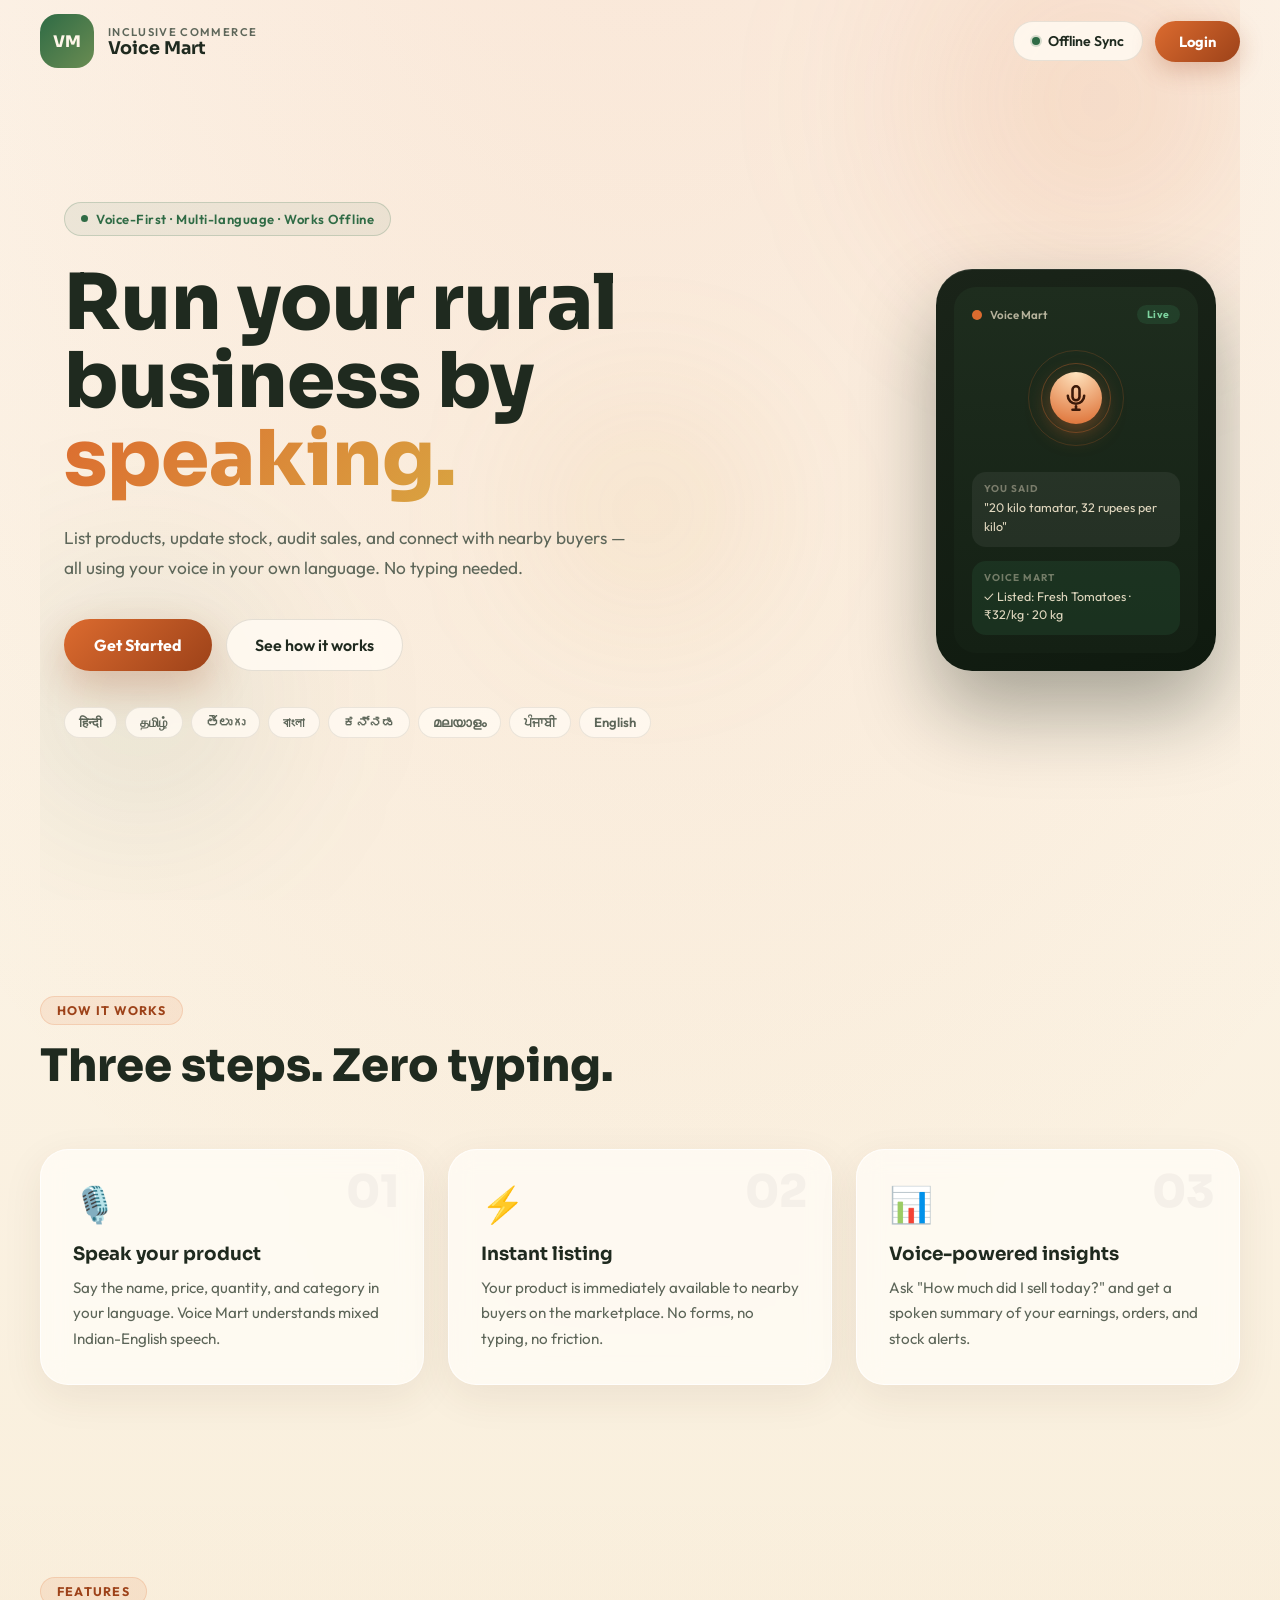
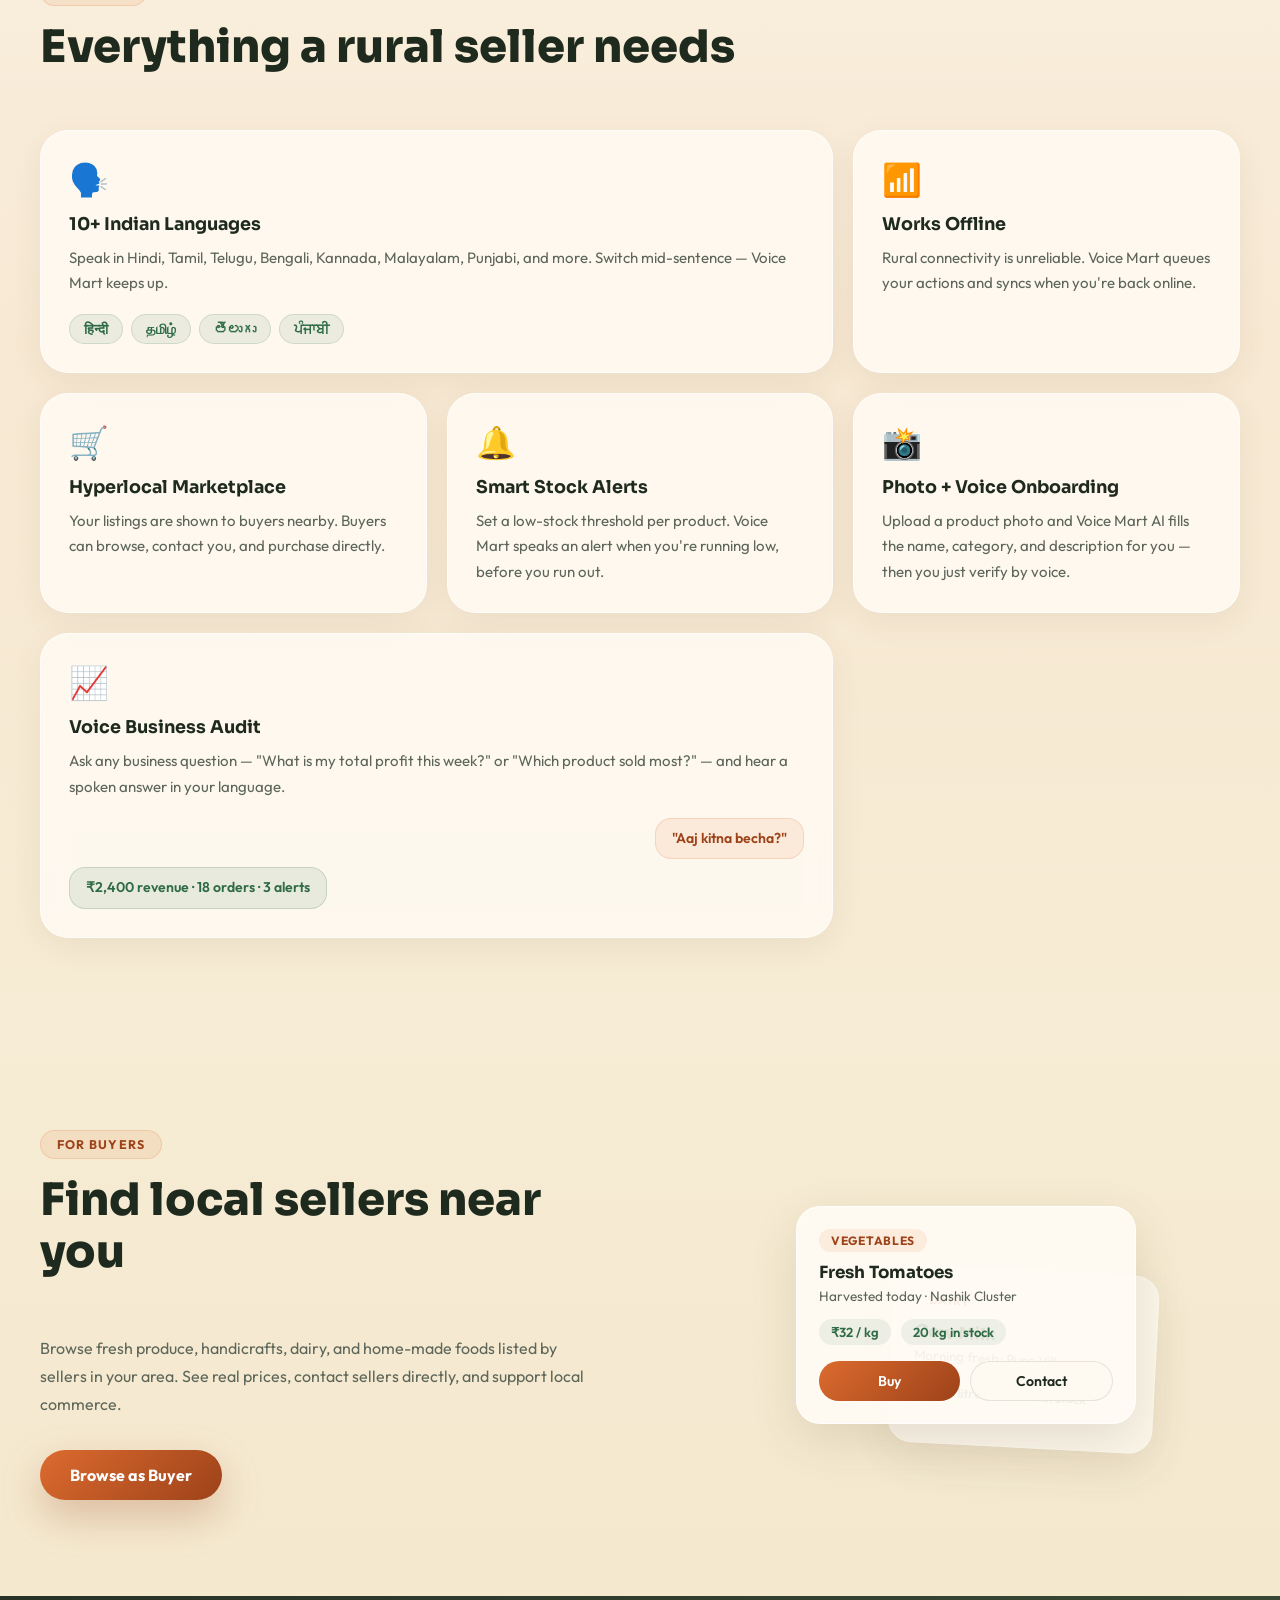
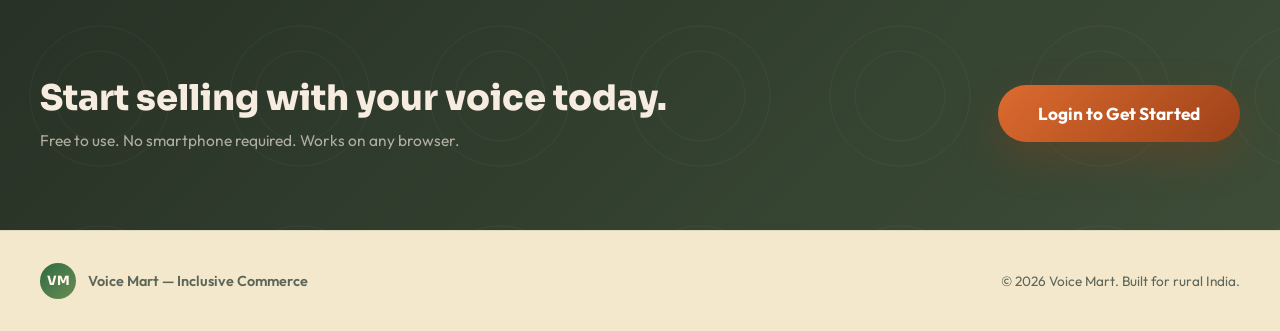
<file: index.html>
<!DOCTYPE html>
<html lang="en">
  <head>
    <meta charset="UTF-8" />
    <meta name="viewport" content="width=device-width, initial-scale=1.0" />
    <title>Voice Mart — Voice-First Rural Marketplace</title>
    <meta
      name="description"
      content="Voice Mart helps rural sellers list products, manage inventory, and connect with buyers using their voice — in any Indian language, even offline."
    />
    <link rel="preconnect" href="https://fonts.googleapis.com" />
    <link rel="preconnect" href="https://fonts.gstatic.com" crossorigin />
    <link
      href="https://fonts.googleapis.com/css2?family=Outfit:wght@300;400;500;600;700;800&family=Sora:wght@400;600;700;800&display=swap"
      rel="stylesheet"
    />
    <link rel="stylesheet" href="./styles.css" />
    <link rel="stylesheet" href="./landing.css" />
  </head>
  <body class="landing-body">

    <!-- ═══ NAVBAR ═══ -->
    <nav class="landing-nav" id="landingNav">
      <div class="landing-nav-inner">
        <a class="brand" href="/" aria-label="Voice Mart Home">
          <div class="brand-mark">VM</div>
          <div class="brand-text">
            <span class="brand-eyebrow">Inclusive Commerce</span>
            <span class="brand-name">Voice Mart</span>
          </div>
        </a>
        <div class="nav-actions">
          <button class="nav-offline-btn" id="offlineSyncBtn" type="button" aria-label="Offline sync status">
            <span class="offline-dot" aria-hidden="true"></span>
            Offline Sync
          </button>
          <a class="nav-login-btn" href="./login.html" id="loginNavBtn">Login</a>
        </div>
      </div>
    </nav>

    <!-- ═══ HERO ═══ -->
    <header class="landing-hero" id="hero">
      <div class="hero-bg-orbs" aria-hidden="true">
        <div class="orb orb-1"></div>
        <div class="orb orb-2"></div>
        <div class="orb orb-3"></div>
      </div>
      <div class="hero-content">
        <div class="hero-badge fade-up">
          <span class="badge-dot" aria-hidden="true"></span>
          Voice-First · Multi-language · Works Offline
        </div>
        <h1 class="hero-headline fade-up delay-1">
          Run your rural<br />
          business by <span class="headline-accent">speaking.</span>
        </h1>
        <p class="hero-sub fade-up delay-2">
          List products, update stock, audit sales, and connect with nearby buyers
          — all using your voice in your own language. No typing needed.
        </p>
        <div class="hero-cta fade-up delay-3">
          <a class="cta-primary" href="./login.html" id="heroLoginBtn">Get Started</a>
          <button class="cta-secondary" id="heroLearnMoreBtn" type="button">See how it works</button>
        </div>
        <div class="hero-langs fade-up delay-4" aria-label="Supported languages">
          <span>हिन्दी</span><span>தமிழ்</span><span>తెలుగు</span><span>বাংলা</span>
          <span>ಕನ್ನಡ</span><span>മലയാളം</span><span>ਪੰਜਾਬੀ</span><span>English</span>
        </div>
      </div>
      <div class="hero-visual fade-up delay-2" aria-hidden="true">
        <div class="phone-mockup">
          <div class="phone-screen">
            <div class="mock-topbar">
              <div class="mock-brand-dot"></div>
              <span>Voice Mart</span>
              <div class="mock-chip">Live</div>
            </div>
            <div class="mock-mic-area">
              <div class="mock-mic-ring ring-outer"></div>
              <div class="mock-mic-ring ring-inner"></div>
              <div class="mock-mic-btn">
                <svg width="28" height="28" viewBox="0 0 24 24" fill="none" stroke="currentColor" stroke-width="2.2" stroke-linecap="round" stroke-linejoin="round" aria-hidden="true">
                  <rect x="9" y="2" width="6" height="12" rx="3"/>
                  <path d="M5 10a7 7 0 0 0 14 0"/>
                  <line x1="12" y1="19" x2="12" y2="22"/>
                  <line x1="9" y1="22" x2="15" y2="22"/>
                </svg>
              </div>
            </div>
            <div class="mock-transcript">
              <p class="mock-label">You said</p>
              <p class="mock-text">"20 kilo tamatar, 32 rupees per kilo"</p>
            </div>
            <div class="mock-reply">
              <p class="mock-label">Voice Mart</p>
              <p class="mock-text">✓ Listed: Fresh Tomatoes · ₹32/kg · 20 kg</p>
            </div>
          </div>
        </div>
      </div>
    </header>

    <!-- ═══ HOW IT WORKS ═══ -->
    <section class="how-section" id="howItWorks">
      <div class="section-container">
        <div class="section-label">How It Works</div>
        <h2 class="section-title">Three steps. Zero typing.</h2>
        <div class="steps-grid">
          <article class="step-card fade-up">
            <div class="step-number">01</div>
            <div class="step-icon" aria-hidden="true">🎙️</div>
            <h3>Speak your product</h3>
            <p>Say the name, price, quantity, and category in your language. Voice Mart understands mixed Indian-English speech.</p>
          </article>
          <article class="step-card fade-up delay-1">
            <div class="step-number">02</div>
            <div class="step-icon" aria-hidden="true">⚡</div>
            <h3>Instant listing</h3>
            <p>Your product is immediately available to nearby buyers on the marketplace. No forms, no typing, no friction.</p>
          </article>
          <article class="step-card fade-up delay-2">
            <div class="step-number">03</div>
            <div class="step-icon" aria-hidden="true">📊</div>
            <h3>Voice-powered insights</h3>
            <p>Ask "How much did I sell today?" and get a spoken summary of your earnings, orders, and stock alerts.</p>
          </article>
        </div>
      </div>
    </section>

    <!-- ═══ FEATURES ═══ -->
    <section class="features-section" id="features">
      <div class="section-container">
        <div class="section-label">Features</div>
        <h2 class="section-title">Everything a rural seller needs</h2>
        <div class="features-grid">

          <article class="feature-card feature-large fade-up">
            <div class="feature-icon" aria-hidden="true">🗣️</div>
            <h3>10+ Indian Languages</h3>
            <p>Speak in Hindi, Tamil, Telugu, Bengali, Kannada, Malayalam, Punjabi, and more. Switch mid-sentence — Voice Mart keeps up.</p>
            <div class="feature-lang-pills" aria-label="Supported languages">
              <span>हिन्दी</span><span>தமிழ்</span><span>తెలుగు</span><span>ਪੰਜਾਬੀ</span>
            </div>
          </article>

          <article class="feature-card fade-up delay-1">
            <div class="feature-icon" aria-hidden="true">📶</div>
            <h3>Works Offline</h3>
            <p>Rural connectivity is unreliable. Voice Mart queues your actions and syncs when you're back online.</p>
          </article>

          <article class="feature-card fade-up delay-2">
            <div class="feature-icon" aria-hidden="true">🛒</div>
            <h3>Hyperlocal Marketplace</h3>
            <p>Your listings are shown to buyers nearby. Buyers can browse, contact you, and purchase directly.</p>
          </article>

          <article class="feature-card fade-up delay-1">
            <div class="feature-icon" aria-hidden="true">🔔</div>
            <h3>Smart Stock Alerts</h3>
            <p>Set a low-stock threshold per product. Voice Mart speaks an alert when you're running low, before you run out.</p>
          </article>

          <article class="feature-card fade-up delay-2">
            <div class="feature-icon" aria-hidden="true">📸</div>
            <h3>Photo + Voice Onboarding</h3>
            <p>Upload a product photo and Voice Mart AI fills the name, category, and description for you — then you just verify by voice.</p>
          </article>

          <article class="feature-card feature-large fade-up">
            <div class="feature-icon" aria-hidden="true">📈</div>
            <h3>Voice Business Audit</h3>
            <p>Ask any business question — "What is my total profit this week?" or "Which product sold most?" — and hear a spoken answer in your language.</p>
            <div class="audit-demo" aria-label="Example audit interaction">
              <div class="audit-bubble you">"Aaj kitna becha?"</div>
              <div class="audit-bubble ai">₹2,400 revenue · 18 orders · 3 alerts</div>
            </div>
          </article>

        </div>
      </div>
    </section>

    <!-- ═══ FOR BUYERS ═══ -->
    <section class="buyer-section" id="forBuyers">
      <div class="section-container buyer-inner">
        <div class="buyer-copy fade-up">
          <div class="section-label">For Buyers</div>
          <h2 class="section-title">Find local sellers near you</h2>
          <p class="buyer-desc">Browse fresh produce, handicrafts, dairy, and home-made foods listed by sellers in your area. See real prices, contact sellers directly, and support local commerce.</p>
          <a class="cta-primary" href="./login.html">Browse as Buyer</a>
        </div>
        <div class="buyer-visual fade-up delay-1">
          <div class="buyer-card-demo">
            <div class="demo-card">
              <div class="demo-card-tag">Vegetables</div>
              <h4>Fresh Tomatoes</h4>
              <p>Harvested today · Nashik Cluster</p>
              <div class="demo-card-meta">
                <span>₹32 / kg</span>
                <span>20 kg in stock</span>
              </div>
              <div class="demo-card-actions">
                <button class="demo-btn-buy" type="button">Buy</button>
                <button class="demo-btn-contact" type="button">Contact</button>
              </div>
            </div>
            <div class="demo-card demo-card-offset">
              <div class="demo-card-tag">Dairy</div>
              <h4>Cow Milk</h4>
              <p>Morning fresh · Pune Village</p>
              <div class="demo-card-meta">
                <span>₹55 / litre</span>
                <span>10 L in stock</span>
              </div>
            </div>
          </div>
        </div>
      </div>
    </section>

    <!-- ═══ CTA BAND ═══ -->
    <section class="cta-band" id="ctaBand">
      <div class="section-container cta-band-inner">
        <div class="cta-band-text">
          <h2>Start selling with your voice today.</h2>
          <p>Free to use. No smartphone required. Works on any browser.</p>
        </div>
        <a class="cta-primary cta-large" href="./login.html" id="ctaBandLogin">Login to Get Started</a>
      </div>
    </section>

    <!-- ═══ FOOTER ═══ -->
    <footer class="landing-footer">
      <div class="section-container footer-inner">
        <div class="footer-brand">
          <div class="brand-mark brand-mark-sm">VM</div>
          <span>Voice Mart &mdash; Inclusive Commerce</span>
        </div>
        <p class="footer-copy">&copy; 2026 Voice Mart. Built for rural India.</p>
      </div>
    </footer>

    <!-- ═══ OFFLINE TOAST ═══ -->
    <div class="offline-toast hidden" id="offlineToast" role="status" aria-live="polite">
      <span class="offline-dot" aria-hidden="true"></span>
      Offline sync is active — your data will sync when online.
    </div>

    <script src="./landing.js"></script>
  </body>
</html>
</file>
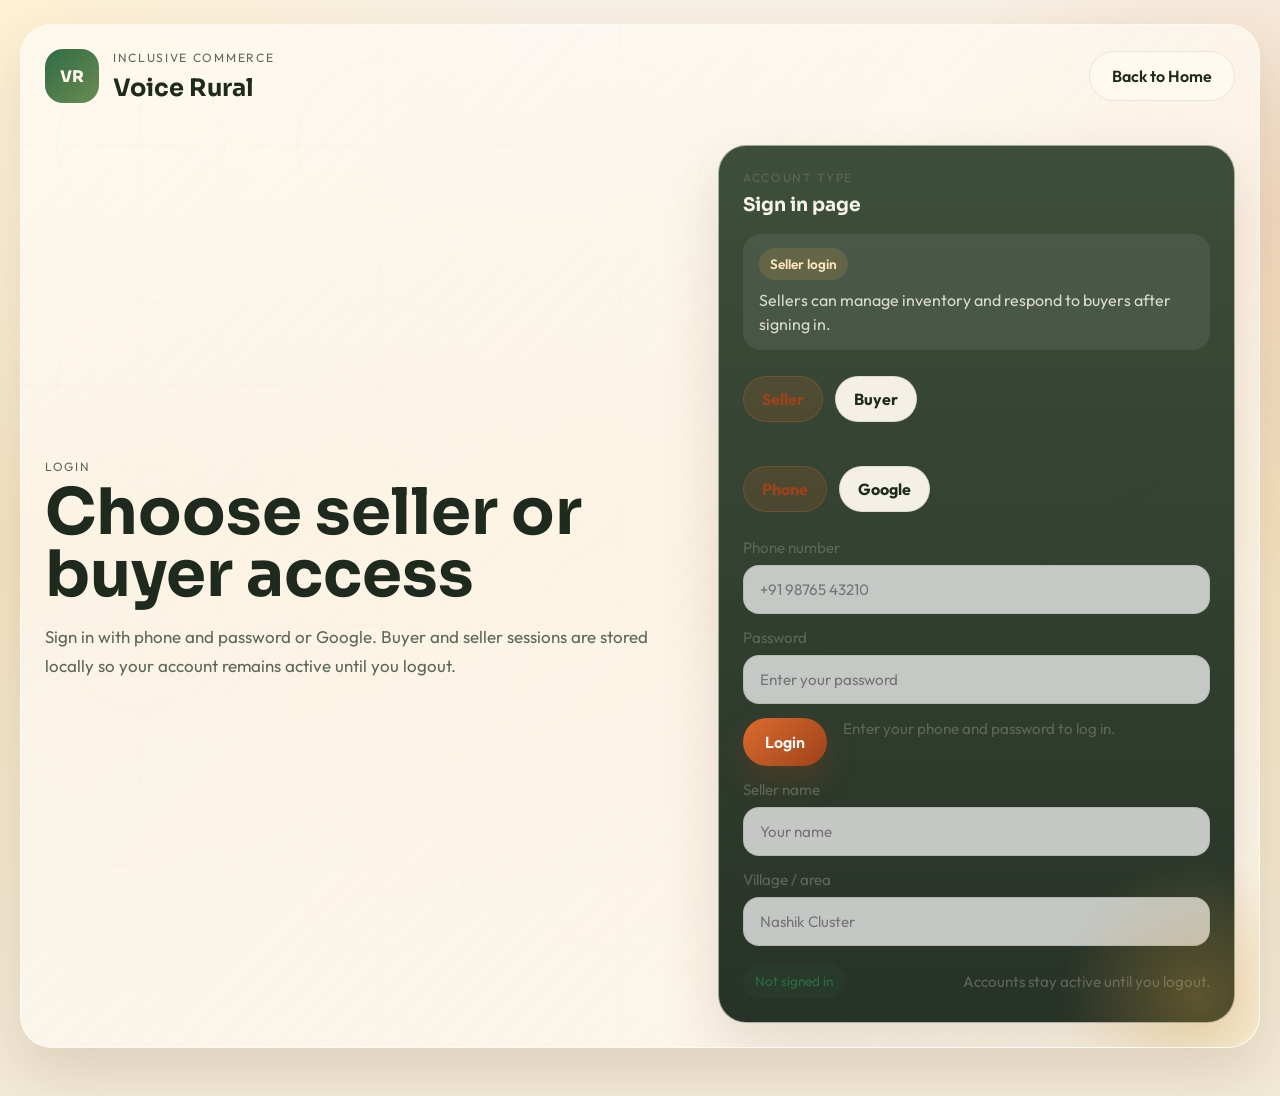
<file: login.html>
<!DOCTYPE html>
<html lang="en">
  <head>
    <meta charset="UTF-8" />
    <meta name="viewport" content="width=device-width, initial-scale=1.0" />
    <title>Voice Rural | Login</title>
    <link rel="preconnect" href="https://fonts.googleapis.com" />
    <link rel="preconnect" href="https://fonts.gstatic.com" crossorigin />
    <link
      href="https://fonts.googleapis.com/css2?family=Outfit:wght@300;400;500;600;700;800&family=Sora:wght@400;600;700;800&display=swap"
      rel="stylesheet"
    />
    <link rel="stylesheet" href="./styles.css" />
    <script defer src="./login.js"></script>
  </head>
  <body>
    <div class="page-shell">
      <header class="hero">
        <nav class="topbar">
          <div class="brand">
            <div class="brand-mark">VR</div>
            <div>
              <p class="eyebrow">Inclusive Commerce</p>
              <h1>Voice Rural</h1>
            </div>
          </div>
          <div class="topbar-actions">
            <button class="secondary-button" type="button" id="backHomeButton">Back to Home</button>
          </div>
        </nav>

        <section class="hero-grid">
          <div class="hero-copy">
            <p class="eyebrow">Login</p>
            <h2>Choose seller or buyer access</h2>
            <p class="hero-text">
              Sign in with phone and password or Google. Buyer and seller sessions are stored locally so your account remains active until you logout.
            </p>
          </div>
          <div class="voice-console">
            <div class="console-card">
              <div class="console-header">
                <div>
                  <p class="eyebrow">Account type</p>
                  <h3>Sign in page</h3>
                </div>
              </div>
              <div class="language-banner">
                <span id="loginModeBadge">Login</span>
                <p id="loginHint">Switch roles to sign in as seller or buyer.</p>
              </div>
              <form class="login-form" id="loginPageForm">
                <div class="role-tabs">
                  <button class="auth-role-button active" type="button" data-role="seller">Seller</button>
                  <button class="auth-role-button" type="button" data-role="buyer">Buyer</button>
                </div>
                <div class="auth-tabs">
                  <button class="auth-method-button active" type="button" data-method="phone">Phone</button>
                  <button class="auth-method-button" type="button" data-method="google">Google</button>
                </div>
                <div class="auth-panel" id="phonePanel">
                  <label>
                    Phone number
                    <input id="loginPhoneInput" type="tel" inputmode="tel" placeholder="+91 98765 43210" />
                  </label>
                  <label>
                    Password
                    <input id="loginPasswordInput" type="password" placeholder="Enter your password" />
                  </label>
                  <div class="form-actions">
                    <button class="primary-button" id="loginButton" type="button">Login</button>
                    <span class="otp-status" id="otpStatus">Enter your phone and password to log in.</span>
                  </div>
                  <label>
                    <span id="loginNameHint">Seller name</span>
                    <input id="loginNameInput" type="text" placeholder="Your name" />
                  </label>
                  <label>
                    Village / area
                    <input id="loginVillageInput" type="text" placeholder="Nashik Cluster" />
                  </label>
                </div>
                <div class="auth-panel hidden" id="googlePanel">
                  <button class="google-button" id="googleLoginButton" type="button">
                    <span class="google-logo" aria-hidden="true">G</span>
                    Continue with Google
                  </button>
                  <p class="auth-note">Use your Google account to sign in quickly and keep your session active.</p>
                </div>
              </form>
              <div class="form-actions auth-helpers">
                <span class="profile-chip" id="loginSessionSummary">Not signed in</span>
                <p class="login-tip">Accounts stay active until you logout.</p>
              </div>
            </div>
          </div>
        </section>
      </header>
    </div>
  </body>
</html>
</file>
<file: styles.css>
:root {
  --bg: #f7efe3;
  --surface: rgba(255, 252, 246, 0.78);
  --surface-strong: #fffaf1;
  --ink: #1f2a1f;
  --muted: #5d6659;
  --line: rgba(57, 78, 56, 0.12);
  --accent: #dc6b2f;
  --accent-dark: #9d4219;
  --accent-soft: #f9c98a;
  --green: #2f6b45;
  --green-soft: rgba(47, 107, 69, 0.1);
  --gold: #d9a441;
  --danger: #a63e2e;
  --shadow: 0 24px 60px rgba(78, 52, 24, 0.14);
}

* {
  box-sizing: border-box;
}

html {
  scroll-behavior: smooth;
}

body {
  margin: 0;
  min-height: 100vh;
  font-family: "Outfit", sans-serif;
  color: var(--ink);
  background:
    radial-gradient(circle at top left, rgba(255, 241, 211, 0.95), transparent 32%),
    radial-gradient(circle at right 20%, rgba(221, 107, 47, 0.14), transparent 24%),
    linear-gradient(180deg, #f8f1e5 0%, #f5e3c2 48%, #f3ead8 100%);
}

button,
input,
select,
textarea {
  font: inherit;
}

img {
  max-width: 100%;
  display: block;
}

.page-shell {
  width: min(1240px, calc(100% - 32px));
  margin: 0 auto;
  padding: 24px 0 48px;
}

.hero {
  position: relative;
  padding: 24px;
  border: 1px solid rgba(255, 255, 255, 0.5);
  border-radius: 32px;
  background:
    linear-gradient(135deg, rgba(255, 255, 255, 0.55), rgba(255, 248, 235, 0.84)),
    url("data:image/svg+xml,%3Csvg width='240' height='240' viewBox='0 0 240 240' xmlns='http://www.w3.org/2000/svg'%3E%3Cg fill='none' stroke='%23d7b278' stroke-opacity='0.18'%3E%3Cpath d='M0 120h240'/%3E%3Cpath d='M120 0v240'/%3E%3Ccircle cx='120' cy='120' r='84'/%3E%3C/g%3E%3C/svg%3E");
  box-shadow: var(--shadow);
  overflow: hidden;
}

.hero::after {
  content: "";
  position: absolute;
  inset: auto -80px -90px auto;
  width: 280px;
  height: 280px;
  border-radius: 50%;
  background: radial-gradient(circle, rgba(217, 164, 65, 0.3), transparent 70%);
}

.topbar,
.hero-grid,
.section-grid,
.workspace-grid,
.hero-actions,
.hero-metrics,
.feature-list,
.form-actions,
.suggested-commands,
.two-column,
.section-heading,
.card-heading,
.card-actions,
.marketplace-grid,
.audit-metrics {
  display: flex;
  gap: 16px;
}

.hero-grid,
.section-grid,
.workspace-grid,
.marketplace-grid,
.hero-metrics,
.feature-list,
.suggested-commands,
.two-column,
.card-actions,
.audit-metrics {
  flex-wrap: wrap;
}

.topbar,
.section-heading,
.card-heading {
  justify-content: space-between;
  align-items: center;
}

.brand,
.topbar-actions,
.language-picker {
  display: flex;
  gap: 14px;
}

.hidden {
  display: none !important;
}

.auth-copy {
  color: var(--muted);
  margin-top: 12px;
  line-height: 1.8;
}

.role-tabs,
.auth-tabs {
  display: flex;
  gap: 12px;
  margin: 18px 0 12px;
}

.auth-role-button,
.auth-method-button {
  border: 1px solid rgba(95, 91, 77, 0.14);
  background: rgba(255, 250, 241, 0.95);
  color: var(--ink);
  padding: 12px 18px;
  border-radius: 999px;
  font-weight: 700;
  cursor: pointer;
}

.auth-role-button.active,
.auth-method-button.active {
  background: rgba(220, 107, 47, 0.14);
  border-color: rgba(220, 107, 47, 0.24);
  color: var(--accent-dark);
}

.auth-method-button {
  border: 1px solid rgba(95, 91, 77, 0.14);
  background: rgba(255, 250, 241, 0.95);
  color: var(--ink);
  padding: 12px 18px;
  border-radius: 999px;
  font-weight: 700;
  cursor: pointer;
}

.auth-method-button.active {
  background: rgba(220, 107, 47, 0.14);
  border-color: rgba(220, 107, 47, 0.24);
  color: var(--accent-dark);
}

.auth-panel {
  display: grid;
  gap: 14px;
}

.google-button {
  display: inline-flex;
  align-items: center;
  justify-content: center;
  gap: 10px;
  width: 100%;
  padding: 14px 18px;
  border: 1px solid rgba(95, 91, 77, 0.12);
  border-radius: 16px;
  background: #ffffff;
  color: #202124;
  font-weight: 700;
  box-shadow: inset 0 1px 0 rgba(255, 255, 255, 0.7);
}

.google-logo {
  display: grid;
  place-items: center;
  width: 24px;
  height: 24px;
  border-radius: 6px;
  background: #4285f4;
  color: white;
  font-size: 0.95rem;
  font-weight: 700;
}

.otp-row {
  display: flex;
  gap: 12px;
  align-items: center;
  flex-wrap: wrap;
}

.otp-status {
  color: var(--muted);
  font-size: 0.95rem;
  line-height: 1.5;
}

.otp-actions {
  display: flex;
  justify-content: flex-start;
}

.auth-note {
  margin: 0;
  color: var(--muted);
  line-height: 1.7;
}

.auth-helpers {
  justify-content: space-between;
  align-items: center;
  flex-wrap: wrap;
  margin-top: 18px;
}

.login-tip {
  margin: 0;
  color: var(--muted);
  font-size: 0.95rem;
  max-width: 360px;
}

.brand {
  align-items: center;
}

.brand-mark {
  display: grid;
  place-items: center;
  width: 54px;
  height: 54px;
  border-radius: 18px;
  color: #fff6e9;
  font-family: "Sora", sans-serif;
  font-weight: 800;
  background: linear-gradient(135deg, var(--green), #6a8c52);
}

.brand h1,
.hero-copy h2,
.story-card h3,
.dashboard-card h4,
.console-header h3 {
  margin: 0;
  font-family: "Sora", sans-serif;
}

.eyebrow,
.panel-label,
.picker-label {
  margin: 0 0 8px;
  text-transform: uppercase;
  letter-spacing: 0.14em;
  font-size: 0.75rem;
  color: var(--muted);
}

.page-shell .hero-grid {
  margin-top: 42px;
  align-items: center;
}

.hero-copy {
  flex: 1 1 520px;
}

.voice-console {
  flex: 1 1 380px;
}

.hero-copy h2 {
  max-width: 12ch;
  font-size: clamp(2.8rem, 5vw, 5rem);
  line-height: 0.96;
}

.hero-text {
  max-width: 56ch;
  margin: 18px 0 28px;
  color: var(--muted);
  font-size: 1.06rem;
  line-height: 1.7;
}

.primary-button,
.secondary-button,
.chip,
.command-tag,
.contact-link {
  border: 0;
  border-radius: 999px;
  cursor: pointer;
  transition: transform 180ms ease, box-shadow 180ms ease, background 180ms ease;
  text-decoration: none;
}

.primary-button,
.secondary-button,
.contact-link {
  padding: 14px 22px;
  font-weight: 600;
}

.primary-button {
  color: white;
  background: linear-gradient(135deg, var(--accent), var(--accent-dark));
  box-shadow: 0 16px 30px rgba(157, 66, 25, 0.25);
}

.secondary-button,
.chip,
.command-tag,
.contact-link {
  color: var(--ink);
  background: rgba(255, 250, 241, 0.88);
  border: 1px solid rgba(95, 91, 77, 0.12);
}

.primary-button:hover,
.secondary-button:hover,
.chip:hover,
.command-tag:hover,
.mic-button:hover,
.contact-link:hover {
  transform: translateY(-2px);
}

.topbar-actions {
  align-items: flex-end;
  flex-wrap: wrap;
}

.language-picker {
  display: grid;
  gap: 6px;
  min-width: 220px;
}

.language-picker select {
  padding: 12px 14px;
  border-radius: 16px;
  border: 1px solid rgba(95, 91, 77, 0.12);
  background: rgba(255, 250, 241, 0.9);
}

.hero-metrics article,
.metric-pill {
  min-width: 152px;
  padding: 14px 16px;
  border-radius: 20px;
  background: rgba(255, 250, 241, 0.72);
  border: 1px solid rgba(95, 91, 77, 0.08);
}

.hero-metrics strong,
.metric-pill strong {
  display: block;
  margin-bottom: 4px;
  font-size: 1.25rem;
}

.hero-metrics span,
.metric-pill span {
  color: var(--muted);
  line-height: 1.5;
}

.console-card,
.story-card,
.dashboard-card,
.marketplace-card {
  padding: 24px;
  border-radius: 28px;
  background: var(--surface);
  border: 1px solid rgba(255, 255, 255, 0.55);
  box-shadow: var(--shadow);
  backdrop-filter: blur(18px);
}

.console-card {
  background:
    linear-gradient(180deg, rgba(49, 67, 46, 0.94), rgba(31, 42, 31, 0.96)),
    linear-gradient(145deg, rgba(255, 255, 255, 0.08), transparent);
  color: #f7f3eb;
}

.status-pill,
.mini-pill,
.status-dot,
.profile-chip {
  display: inline-flex;
  align-items: center;
  gap: 8px;
  padding: 8px 12px;
  border-radius: 999px;
  font-size: 0.85rem;
}

.status-pill {
  background: rgba(255, 255, 255, 0.1);
}

.status-dot,
.mini-pill,
.profile-chip {
  background: var(--green-soft);
  color: var(--green);
}

.mini-pill.alert {
  background: rgba(220, 107, 47, 0.14);
  color: var(--accent-dark);
}

.language-banner {
  display: grid;
  gap: 8px;
  margin: 18px 0 8px;
  padding: 14px 16px;
  border-radius: 18px;
  background: rgba(255, 255, 255, 0.08);
}

.language-banner span {
  display: inline-flex;
  width: fit-content;
  padding: 7px 11px;
  border-radius: 999px;
  background: rgba(217, 164, 65, 0.18);
  color: #ffe4bf;
  font-size: 0.85rem;
  font-weight: 600;
}

.language-banner p {
  margin: 0;
  color: rgba(247, 243, 235, 0.84);
  line-height: 1.5;
}

.mic-orbit {
  position: relative;
  display: grid;
  place-items: center;
  min-height: 220px;
}

.mic-orbit::before,
.mic-orbit::after {
  content: "";
  position: absolute;
  border-radius: 50%;
  border: 1px solid rgba(255, 255, 255, 0.14);
}

.mic-orbit::before {
  width: 220px;
  height: 220px;
}

.mic-orbit::after {
  width: 160px;
  height: 160px;
}

.mic-orbit.active::before {
  animation: pulse 1.8s infinite;
}

.mic-orbit.active::after {
  animation: pulse 1.8s infinite 0.35s;
}

.mic-button {
  position: relative;
  z-index: 1;
  width: 118px;
  height: 118px;
  border: 0;
  border-radius: 50%;
  background: radial-gradient(circle at top, #ffe4bf, var(--accent));
  color: #3b1909;
  font-weight: 700;
  box-shadow: 0 20px 50px rgba(220, 107, 47, 0.4);
  cursor: pointer;
}

.transcript-panel,
.login-form,
.audit-form,
.alerts-list,
.orders,
.listing-cards,
.image-upload-box {
  display: grid;
  gap: 14px;
}

.transcript,
.assistant-reply,
.generated-command,
.audit-reply,
.upload-note {
  margin: 0;
  padding: 16px;
  border-radius: 18px;
  line-height: 1.6;
}

.transcript {
  background: rgba(255, 255, 255, 0.08);
}

.generated-command {
  background: rgba(217, 164, 65, 0.16);
  color: #ffe9c6;
  font-family: "Sora", sans-serif;
  font-size: 0.92rem;
}

.assistant-reply {
  background: rgba(47, 107, 69, 0.18);
}

.audit-reply {
  background: rgba(255, 250, 241, 0.72);
}

.section-grid,
.workspace {
  margin-top: 28px;
}

.story-card {
  flex: 1 1 360px;
}

.workspace-grid > * {
  flex: 1 1 320px;
}

.listing-form {
  flex-basis: 460px;
}

.marketplace-grid > * {
  flex: 1 1 280px;
}

.listing-item,
.order-item,
.alert-item {
  padding: 18px;
  border-radius: 22px;
  background: var(--surface-strong);
  border: 1px solid rgba(95, 91, 77, 0.08);
}

.listing-item header,
.order-item header,
.alert-item header {
  display: flex;
  justify-content: space-between;
  gap: 12px;
  align-items: flex-start;
}

.listing-item h5,
.order-item h5,
.alert-item h5 {
  margin: 0 0 4px;
  font-size: 1rem;
}

.listing-item p,
.order-item p,
.alert-item p,
.story-card p {
  margin: 0;
  line-height: 1.6;
}

.listing-meta,
.order-meta {
  display: flex;
  gap: 10px;
  margin-top: 14px;
  flex-wrap: wrap;
}

.listing-meta span,
.order-meta span,
.alert-item span {
  padding: 8px 12px;
  border-radius: 999px;
  background: rgba(47, 107, 69, 0.08);
  color: var(--green);
  font-size: 0.88rem;
}

.alert-item.high {
  border-color: rgba(166, 62, 46, 0.24);
}

.contact-box {
  display: grid;
  gap: 4px;
  margin-top: 14px;
  padding: 14px;
  border-radius: 18px;
  background: rgba(255, 250, 241, 0.88);
}

.listing-photo {
  width: 100%;
  height: 180px;
  margin-top: 16px;
  border-radius: 20px;
  object-fit: cover;
  background: rgba(255, 250, 241, 0.75);
}

.listing-photo.placeholder,
.upload-preview {
  display: grid;
  place-items: center;
  color: var(--muted);
}

.upload-preview {
  min-height: 180px;
  border-radius: 20px;
  overflow: hidden;
  background: rgba(255, 250, 241, 0.75);
  border: 1px dashed rgba(95, 91, 77, 0.24);
}

.upload-preview img {
  width: 100%;
  height: 100%;
  object-fit: cover;
}

.upload-label {
  display: grid;
  gap: 8px;
}

label {
  display: grid;
  gap: 8px;
  color: var(--muted);
  font-size: 0.95rem;
}

input,
select,
textarea {
  width: 100%;
  padding: 14px 16px;
  border-radius: 16px;
  border: 1px solid var(--line);
  background: rgba(255, 255, 255, 0.72);
  color: var(--ink);
}

textarea {
  resize: vertical;
}

.fade-in {
  animation: rise 600ms ease both;
}

@keyframes pulse {
  0% {
    transform: scale(0.92);
    opacity: 0.35;
  }
  70% {
    transform: scale(1.08);
    opacity: 0.08;
  }
  100% {
    transform: scale(1.15);
    opacity: 0;
  }
}

@keyframes rise {
  from {
    opacity: 0;
    transform: translateY(18px);
  }
  to {
    opacity: 1;
    transform: translateY(0);
  }
}

@media (max-width: 900px) {
  .page-shell {
    width: min(100% - 20px, 1240px);
  }

  .hero {
    padding: 18px;
    border-radius: 24px;
  }

  .topbar,
  .hero-actions,
  .section-heading,
  .card-heading {
    align-items: flex-start;
    flex-direction: column;
  }

  .hero-copy h2 {
    max-width: none;
    font-size: clamp(2.4rem, 11vw, 4rem);
  }
}
</file>
<file: landing.css>
/* ═══════════════════════════════════════════════════════
   LANDING PAGE — landing.css
   Scoped under .landing-body to prevent cascade conflicts
   with the dashboard stylesheet (styles.css).
   Design tokens are inherited from :root in styles.css.
   ═══════════════════════════════════════════════════════ */

/* ── Reset & base ─────────────────────────────────────── */
.landing-body {
  margin: 0;
  overflow-x: hidden;
  background:
    radial-gradient(ellipse 80% 50% at 50% -10%, rgba(220, 107, 47, 0.12), transparent),
    linear-gradient(180deg, #fdf6ec 0%, #f8edd8 60%, #f3e8cc 100%);
}

/* ── Scroll-driven entrance animation ─────────────────── */
.fade-up {
  opacity: 0;
  transform: translateY(28px);
  transition: opacity 0.65s ease, transform 0.65s ease;
}

.fade-up.visible {
  opacity: 1;
  transform: translateY(0);
}

.delay-1 { transition-delay: 0.12s; }
.delay-2 { transition-delay: 0.24s; }
.delay-3 { transition-delay: 0.36s; }
.delay-4 { transition-delay: 0.48s; }

/* ── Layout utility ────────────────────────────────────── */
.section-container {
  width: min(1200px, calc(100% - 48px));
  margin-inline: auto;
}

/* ══════════════════════════════════════════════════════
   NAV
   ══════════════════════════════════════════════════════ */
.landing-nav {
  position: fixed;
  inset-block-start: 0;
  inset-inline: 0;
  z-index: 100;
  padding: 14px 0;
  transition: background 300ms ease, box-shadow 300ms ease;
}

.landing-nav.scrolled {
  background: rgba(253, 246, 236, 0.88);
  backdrop-filter: blur(20px);
  -webkit-backdrop-filter: blur(20px);
  box-shadow: 0 1px 0 rgba(57, 78, 56, 0.08), 0 8px 32px rgba(78, 52, 24, 0.06);
}

.landing-nav-inner {
  width: min(1200px, calc(100% - 48px));
  margin-inline: auto;
  display: flex;
  align-items: center;
  justify-content: space-between;
  gap: 20px;
}

/* Brand */
.brand {
  display: flex;
  align-items: center;
  gap: 14px;
  text-decoration: none;
  color: inherit;
}

.brand-text {
  display: flex;
  flex-direction: column;
  gap: 1px;
}

.brand-eyebrow {
  font-size: 0.7rem;
  font-weight: 600;
  letter-spacing: 0.12em;
  text-transform: uppercase;
  color: var(--muted);
}

.brand-name {
  font-family: "Sora", sans-serif;
  font-size: 1.1rem;
  font-weight: 700;
  color: var(--ink);
  line-height: 1;
}

/* Nav actions */
.nav-actions {
  display: flex;
  align-items: center;
  gap: 12px;
}

.nav-offline-btn {
  display: inline-flex;
  align-items: center;
  gap: 8px;
  padding: 10px 18px;
  border: 1px solid rgba(95, 91, 77, 0.14);
  border-radius: 999px;
  background: rgba(255, 250, 241, 0.88);
  color: var(--ink);
  font: 600 0.88rem "Outfit", sans-serif;
  cursor: pointer;
  transition: transform 150ms ease, box-shadow 150ms ease;
}

.nav-offline-btn:hover {
  transform: translateY(-1px);
  box-shadow: 0 6px 18px rgba(78, 52, 24, 0.1);
}

.offline-dot {
  width: 8px;
  height: 8px;
  border-radius: 50%;
  background: var(--green);
  box-shadow: 0 0 0 2px rgba(47, 107, 69, 0.2);
  flex-shrink: 0;
}

.nav-login-btn {
  display: inline-flex;
  align-items: center;
  padding: 11px 24px;
  border-radius: 999px;
  background: linear-gradient(135deg, var(--accent), var(--accent-dark));
  color: #fff;
  font: 700 0.92rem "Outfit", sans-serif;
  text-decoration: none;
  box-shadow: 0 8px 24px rgba(157, 66, 25, 0.28);
  transition: transform 160ms ease, box-shadow 160ms ease;
}

.nav-login-btn:hover {
  transform: translateY(-2px);
  box-shadow: 0 14px 32px rgba(157, 66, 25, 0.35);
}

/* ══════════════════════════════════════════════════════
   HERO
   ══════════════════════════════════════════════════════ */
.landing-hero {
  position: relative;
  min-height: 100svh;
  display: flex;
  align-items: center;
  padding: 120px 24px 80px;
  overflow: hidden;
  gap: 48px;
  flex-wrap: wrap;
  width: min(1200px, calc(100% - 48px));
  margin-inline: auto;
}

/* Background orbs */
.hero-bg-orbs {
  position: absolute;
  inset: 0;
  pointer-events: none;
  overflow: hidden;
  z-index: 0;
}

.orb {
  position: absolute;
  border-radius: 50%;
  filter: blur(72px);
}

.orb-1 {
  width: 560px;
  height: 560px;
  background: radial-gradient(circle, rgba(220, 107, 47, 0.18), transparent 70%);
  top: -180px;
  right: -140px;
}

.orb-2 {
  width: 400px;
  height: 400px;
  background: radial-gradient(circle, rgba(47, 107, 69, 0.12), transparent 70%);
  bottom: 0;
  left: -100px;
}

.orb-3 {
  width: 300px;
  height: 300px;
  background: radial-gradient(circle, rgba(217, 164, 65, 0.15), transparent 70%);
  top: 40%;
  left: 38%;
}

/* Hero copy */
.hero-content {
  position: relative;
  z-index: 1;
  flex: 1 1 480px;
}

.hero-badge {
  display: inline-flex;
  align-items: center;
  gap: 8px;
  padding: 8px 16px;
  margin-bottom: 28px;
  border: 1px solid rgba(47, 107, 69, 0.2);
  border-radius: 999px;
  background: rgba(47, 107, 69, 0.07);
  color: var(--green);
  font-size: 0.82rem;
  font-weight: 600;
  letter-spacing: 0.04em;
}

.badge-dot {
  width: 7px;
  height: 7px;
  border-radius: 50%;
  background: var(--green);
  animation: pulse-dot 2s ease infinite;
  flex-shrink: 0;
}

@keyframes pulse-dot {
  0%, 100% { opacity: 1; transform: scale(1); }
  50%       { opacity: 0.5; transform: scale(0.8); }
}

.hero-headline {
  margin: 0 0 24px;
  font-family: "Sora", sans-serif;
  font-size: clamp(2.8rem, 6vw, 5.2rem);
  font-weight: 800;
  line-height: 1.02;
  color: var(--ink);
  max-width: 13ch;
}

.headline-accent {
  background: linear-gradient(135deg, var(--accent), var(--gold));
  -webkit-background-clip: text;
  -webkit-text-fill-color: transparent;
  background-clip: text;
}

.hero-sub {
  margin: 0 0 36px;
  max-width: 52ch;
  color: var(--muted);
  font-size: 1.08rem;
  line-height: 1.75;
}

.hero-cta {
  display: flex;
  flex-wrap: wrap;
  gap: 14px;
  margin-bottom: 36px;
}

.cta-primary {
  display: inline-flex;
  align-items: center;
  padding: 15px 30px;
  border-radius: 999px;
  background: linear-gradient(135deg, var(--accent), var(--accent-dark));
  color: #fff;
  font: 700 1rem "Outfit", sans-serif;
  text-decoration: none;
  box-shadow: 0 16px 40px rgba(157, 66, 25, 0.28);
  transition: transform 160ms ease, box-shadow 160ms ease;
  border: 0;
  cursor: pointer;
}

.cta-primary:hover {
  transform: translateY(-3px);
  box-shadow: 0 24px 50px rgba(157, 66, 25, 0.36);
}

.cta-secondary {
  display: inline-flex;
  align-items: center;
  gap: 8px;
  padding: 15px 28px;
  border-radius: 999px;
  background: rgba(255, 250, 241, 0.9);
  border: 1px solid rgba(95, 91, 77, 0.16);
  color: var(--ink);
  font: 600 1rem "Outfit", sans-serif;
  cursor: pointer;
  transition: transform 160ms ease, box-shadow 160ms ease, background 160ms ease;
}

.cta-secondary:hover {
  transform: translateY(-2px);
  box-shadow: 0 8px 24px rgba(78, 52, 24, 0.1);
  background: #fff;
}

.cta-large {
  padding: 18px 40px;
  font-size: 1.08rem;
}

/* Language pills */
.hero-langs {
  display: flex;
  flex-wrap: wrap;
  gap: 8px;
}

.hero-langs span {
  padding: 6px 14px;
  border-radius: 999px;
  background: rgba(255, 250, 241, 0.85);
  border: 1px solid rgba(95, 91, 77, 0.12);
  font-size: 0.82rem;
  font-weight: 600;
  color: var(--muted);
}

/* ── Hero visual (phone mockup) ───────────────────────── */
.hero-visual {
  position: relative;
  z-index: 1;
  flex: 0 0 auto;
  display: flex;
  justify-content: center;
}

.phone-mockup {
  width: 280px;
  border-radius: 36px;
  background: linear-gradient(160deg, #1a2419, #0f1a0f);
  box-shadow:
    0 40px 80px rgba(15, 26, 15, 0.35),
    0 0 0 1px rgba(255, 255, 255, 0.06),
    inset 0 1px 0 rgba(255, 255, 255, 0.1);
  padding: 18px;
  animation: float 5s ease-in-out infinite;
}

@keyframes float {
  0%, 100% { transform: translateY(0); }
  50%       { transform: translateY(-12px); }
}

.phone-screen {
  border-radius: 22px;
  background: linear-gradient(180deg, #1e2d1e, #142014);
  overflow: hidden;
  padding: 18px;
  display: flex;
  flex-direction: column;
  gap: 14px;
}

.mock-topbar {
  display: flex;
  align-items: center;
  gap: 8px;
  font-size: 0.72rem;
  color: rgba(247, 235, 210, 0.7);
  font-weight: 600;
}

.mock-brand-dot {
  width: 10px;
  height: 10px;
  border-radius: 50%;
  background: var(--accent);
  flex-shrink: 0;
}

.mock-chip {
  margin-left: auto;
  padding: 3px 10px;
  border-radius: 999px;
  background: rgba(47, 107, 69, 0.3);
  color: #7ed4a0;
  font-size: 0.65rem;
  font-weight: 700;
  letter-spacing: 0.06em;
}

.mock-mic-area {
  position: relative;
  display: grid;
  place-items: center;
  height: 120px;
}

.mock-mic-ring {
  position: absolute;
  border-radius: 50%;
  border: 1px solid;
  animation: ring-pulse 2.4s ease-in-out infinite;
}

.ring-outer {
  width: 96px;
  height: 96px;
  border-color: rgba(220, 107, 47, 0.2);
  animation-delay: 0s;
}

.ring-inner {
  width: 70px;
  height: 70px;
  border-color: rgba(220, 107, 47, 0.35);
  animation-delay: 0.6s;
}

@keyframes ring-pulse {
  0%, 100% { transform: scale(1); opacity: 0.6; }
  50%       { transform: scale(1.08); opacity: 1; }
}

.mock-mic-btn {
  position: relative;
  z-index: 1;
  width: 52px;
  height: 52px;
  border-radius: 50%;
  background: radial-gradient(circle at top, #ffe4bf, var(--accent));
  display: grid;
  place-items: center;
  color: #3b1909;
  box-shadow: 0 8px 24px rgba(220, 107, 47, 0.45);
}

.mock-transcript,
.mock-reply {
  padding: 10px 12px;
  border-radius: 14px;
}

.mock-transcript {
  background: rgba(255, 255, 255, 0.06);
}

.mock-reply {
  background: rgba(47, 107, 69, 0.22);
}

.mock-label {
  margin: 0 0 4px;
  font-size: 0.62rem;
  font-weight: 700;
  letter-spacing: 0.1em;
  text-transform: uppercase;
  color: rgba(247, 235, 210, 0.4);
}

.mock-text {
  margin: 0;
  font-size: 0.78rem;
  line-height: 1.5;
  color: rgba(247, 235, 210, 0.9);
}

/* ══════════════════════════════════════════════════════
   HOW IT WORKS
   ══════════════════════════════════════════════════════ */
.how-section {
  padding: 96px 0;
}

.section-label {
  display: inline-flex;
  padding: 6px 16px;
  margin-bottom: 16px;
  border-radius: 999px;
  background: rgba(220, 107, 47, 0.1);
  border: 1px solid rgba(220, 107, 47, 0.18);
  color: var(--accent-dark);
  font-size: 0.78rem;
  font-weight: 700;
  letter-spacing: 0.1em;
  text-transform: uppercase;
}

.section-title {
  margin: 0 0 56px;
  font-family: "Sora", sans-serif;
  font-size: clamp(1.9rem, 3.5vw, 3rem);
  font-weight: 800;
  color: var(--ink);
  line-height: 1.15;
}

.steps-grid {
  display: grid;
  grid-template-columns: repeat(auto-fit, minmax(280px, 1fr));
  gap: 24px;
}

.step-card {
  padding: 32px;
  border-radius: 28px;
  background: rgba(255, 252, 246, 0.82);
  border: 1px solid rgba(255, 255, 255, 0.7);
  box-shadow: 0 12px 40px rgba(78, 52, 24, 0.08);
  backdrop-filter: blur(12px);
  position: relative;
  overflow: hidden;
  transition: transform 200ms ease, box-shadow 200ms ease;
}

.step-card:hover {
  transform: translateY(-4px);
  box-shadow: 0 24px 56px rgba(78, 52, 24, 0.13);
}

.step-number {
  position: absolute;
  top: 20px;
  right: 24px;
  font-family: "Sora", sans-serif;
  font-size: 2.8rem;
  font-weight: 800;
  color: rgba(95, 91, 77, 0.06);
  line-height: 1;
}

.step-icon {
  font-size: 2.2rem;
  margin-bottom: 16px;
}

.step-card h3 {
  margin: 0 0 10px;
  font-family: "Sora", sans-serif;
  font-size: 1.15rem;
  font-weight: 700;
  color: var(--ink);
}

.step-card p {
  margin: 0;
  color: var(--muted);
  line-height: 1.7;
  font-size: 0.95rem;
}

/* ══════════════════════════════════════════════════════
   FEATURES
   ══════════════════════════════════════════════════════ */
.features-section {
  padding: 96px 0;
  background: linear-gradient(180deg, transparent, rgba(220, 107, 47, 0.04) 40%, transparent);
}

.features-grid {
  display: grid;
  grid-template-columns: repeat(3, 1fr);
  gap: 20px;
}

.feature-card {
  padding: 28px;
  border-radius: 28px;
  background: rgba(255, 252, 246, 0.8);
  border: 1px solid rgba(255, 255, 255, 0.65);
  box-shadow: 0 8px 32px rgba(78, 52, 24, 0.07);
  backdrop-filter: blur(12px);
  transition: transform 200ms ease, box-shadow 200ms ease;
}

.feature-card:hover {
  transform: translateY(-4px);
  box-shadow: 0 20px 48px rgba(78, 52, 24, 0.12);
}

.feature-large {
  grid-column: span 2;
}

.feature-icon {
  font-size: 2rem;
  margin-bottom: 14px;
}

.feature-card h3 {
  margin: 0 0 10px;
  font-family: "Sora", sans-serif;
  font-size: 1.1rem;
  font-weight: 700;
  color: var(--ink);
}

.feature-card p {
  margin: 0 0 18px;
  color: var(--muted);
  line-height: 1.7;
  font-size: 0.94rem;
}

.feature-card p:last-child {
  margin-bottom: 0;
}

.feature-lang-pills {
  display: flex;
  flex-wrap: wrap;
  gap: 8px;
  margin-top: 4px;
}

.feature-lang-pills span {
  padding: 5px 14px;
  border-radius: 999px;
  background: rgba(47, 107, 69, 0.09);
  border: 1px solid rgba(47, 107, 69, 0.15);
  color: var(--green);
  font-size: 0.85rem;
  font-weight: 600;
}

/* Audit demo bubble */
.audit-demo {
  display: flex;
  flex-direction: column;
  gap: 8px;
  margin-top: 14px;
}

.audit-bubble {
  padding: 10px 16px;
  border-radius: 16px;
  font-size: 0.88rem;
  font-weight: 600;
  max-width: 80%;
  line-height: 1.4;
}

.audit-bubble.you {
  background: rgba(220, 107, 47, 0.1);
  border: 1px solid rgba(220, 107, 47, 0.18);
  color: var(--accent-dark);
  align-self: flex-end;
}

.audit-bubble.ai {
  background: rgba(47, 107, 69, 0.1);
  border: 1px solid rgba(47, 107, 69, 0.18);
  color: var(--green);
  align-self: flex-start;
}

/* ══════════════════════════════════════════════════════
   BUYER SECTION
   ══════════════════════════════════════════════════════ */
.buyer-section {
  padding: 96px 0;
}

.buyer-inner {
  display: flex;
  align-items: center;
  gap: 64px;
  flex-wrap: wrap;
}

.buyer-copy {
  flex: 1 1 380px;
}

.buyer-desc {
  margin: 0 0 32px;
  color: var(--muted);
  line-height: 1.75;
  font-size: 1rem;
  max-width: 50ch;
}

.buyer-visual {
  flex: 1 1 340px;
  display: flex;
  justify-content: center;
}

.buyer-card-demo {
  position: relative;
  width: 340px;
}

.demo-card {
  padding: 22px;
  border-radius: 24px;
  background: rgba(255, 252, 246, 0.9);
  border: 1px solid rgba(255, 255, 255, 0.7);
  box-shadow: 0 16px 48px rgba(78, 52, 24, 0.12);
}

.demo-card-offset {
  position: absolute;
  bottom: -24px;
  right: -20px;
  width: 78%;
  z-index: -1;
  opacity: 0.75;
  transform: rotate(3deg);
}

.demo-card-tag {
  display: inline-flex;
  padding: 4px 12px;
  border-radius: 999px;
  background: rgba(220, 107, 47, 0.1);
  color: var(--accent-dark);
  font-size: 0.75rem;
  font-weight: 700;
  letter-spacing: 0.06em;
  text-transform: uppercase;
  margin-bottom: 10px;
}

.demo-card h4 {
  margin: 0 0 4px;
  font-family: "Sora", sans-serif;
  font-size: 1.05rem;
  font-weight: 700;
  color: var(--ink);
}

.demo-card p {
  margin: 0 0 14px;
  font-size: 0.85rem;
  color: var(--muted);
}

.demo-card-meta {
  display: flex;
  gap: 10px;
  flex-wrap: wrap;
  margin-bottom: 16px;
}

.demo-card-meta span {
  padding: 5px 12px;
  border-radius: 999px;
  background: rgba(47, 107, 69, 0.08);
  color: var(--green);
  font-size: 0.82rem;
  font-weight: 600;
}

.demo-card-actions {
  display: flex;
  gap: 10px;
}

.demo-btn-buy,
.demo-btn-contact {
  flex: 1;
  padding: 10px;
  border-radius: 999px;
  border: 0;
  font: 600 0.88rem "Outfit", sans-serif;
  cursor: default;
}

.demo-btn-buy {
  background: linear-gradient(135deg, var(--accent), var(--accent-dark));
  color: #fff;
}

.demo-btn-contact {
  background: rgba(255, 250, 241, 0.9);
  border: 1px solid rgba(95, 91, 77, 0.14);
  color: var(--ink);
}

/* ══════════════════════════════════════════════════════
   CTA BAND
   ══════════════════════════════════════════════════════ */
.cta-band {
  padding: 80px 0;
  background:
    linear-gradient(135deg, rgba(31, 42, 31, 0.96), rgba(49, 67, 46, 0.94));
  position: relative;
  overflow: hidden;
}

.cta-band::before {
  content: "";
  position: absolute;
  inset: 0;
  background: url("data:image/svg+xml,%3Csvg width='200' height='200' viewBox='0 0 200 200' xmlns='http://www.w3.org/2000/svg'%3E%3Cg fill='none' stroke='%23ffffff' stroke-opacity='0.04'%3E%3Ccircle cx='100' cy='100' r='70'/%3E%3Ccircle cx='100' cy='100' r='45'/%3E%3C/g%3E%3C/svg%3E");
  pointer-events: none;
}

.cta-band-inner {
  position: relative;
  z-index: 1;
  display: flex;
  align-items: center;
  justify-content: space-between;
  gap: 32px;
  flex-wrap: wrap;
}

.cta-band-text h2 {
  margin: 0 0 10px;
  font-family: "Sora", sans-serif;
  font-size: clamp(1.5rem, 2.8vw, 2.2rem);
  font-weight: 800;
  color: #f7ece0;
}

.cta-band-text p {
  margin: 0;
  color: rgba(247, 236, 224, 0.65);
  font-size: 0.97rem;
}

/* ══════════════════════════════════════════════════════
   FOOTER
   ══════════════════════════════════════════════════════ */
.landing-footer {
  padding: 32px 0;
  border-top: 1px solid rgba(57, 78, 56, 0.1);
}

.footer-inner {
  display: flex;
  align-items: center;
  justify-content: space-between;
  gap: 16px;
  flex-wrap: wrap;
}

.footer-brand {
  display: flex;
  align-items: center;
  gap: 12px;
  color: var(--muted);
  font-size: 0.9rem;
  font-weight: 600;
}

.brand-mark-sm {
  width: 36px;
  height: 36px;
  font-size: 0.8rem;
}

.footer-copy {
  margin: 0;
  color: var(--muted);
  font-size: 0.85rem;
}

/* ══════════════════════════════════════════════════════
   OFFLINE TOAST
   ══════════════════════════════════════════════════════ */
.offline-toast {
  position: fixed;
  inset-block-end: 24px;
  inset-inline-start: 50%;
  transform: translateX(-50%);
  z-index: 200;
  display: flex;
  align-items: center;
  gap: 10px;
  padding: 12px 24px;
  border-radius: 999px;
  background: rgba(31, 42, 31, 0.95);
  color: #d8eed8;
  font-size: 0.88rem;
  font-weight: 600;
  box-shadow: 0 8px 32px rgba(0, 0, 0, 0.18);
  white-space: nowrap;
  animation: slide-up 350ms ease both;
}

@keyframes slide-up {
  from { opacity: 0; transform: translate(-50%, 12px); }
  to   { opacity: 1; transform: translate(-50%, 0); }
}

/* ══════════════════════════════════════════════════════
   RESPONSIVE
   ══════════════════════════════════════════════════════ */
@media (max-width: 900px) {
  .landing-hero {
    flex-direction: column;
    padding-top: 100px;
    min-height: auto;
    padding-bottom: 60px;
  }

  .hero-visual {
    order: -1;
    width: 100%;
  }

  .phone-mockup {
    width: 240px;
  }

  .features-grid {
    grid-template-columns: 1fr;
  }

  .feature-large {
    grid-column: span 1;
  }

  .buyer-inner {
    flex-direction: column;
    gap: 48px;
  }

  .cta-band-inner {
    flex-direction: column;
    text-align: center;
  }

  .footer-inner {
    flex-direction: column;
    align-items: center;
    text-align: center;
  }
}

@media (max-width: 600px) {
  .landing-nav-inner {
    width: calc(100% - 32px);
  }

  .brand-eyebrow {
    display: none;
  }

  .nav-offline-btn {
    padding: 8px 14px;
    font-size: 0.82rem;
  }

  .hero-headline {
    font-size: clamp(2.2rem, 10vw, 3rem);
  }

  .section-title {
    font-size: clamp(1.6rem, 6vw, 2rem);
  }
}
</file>
